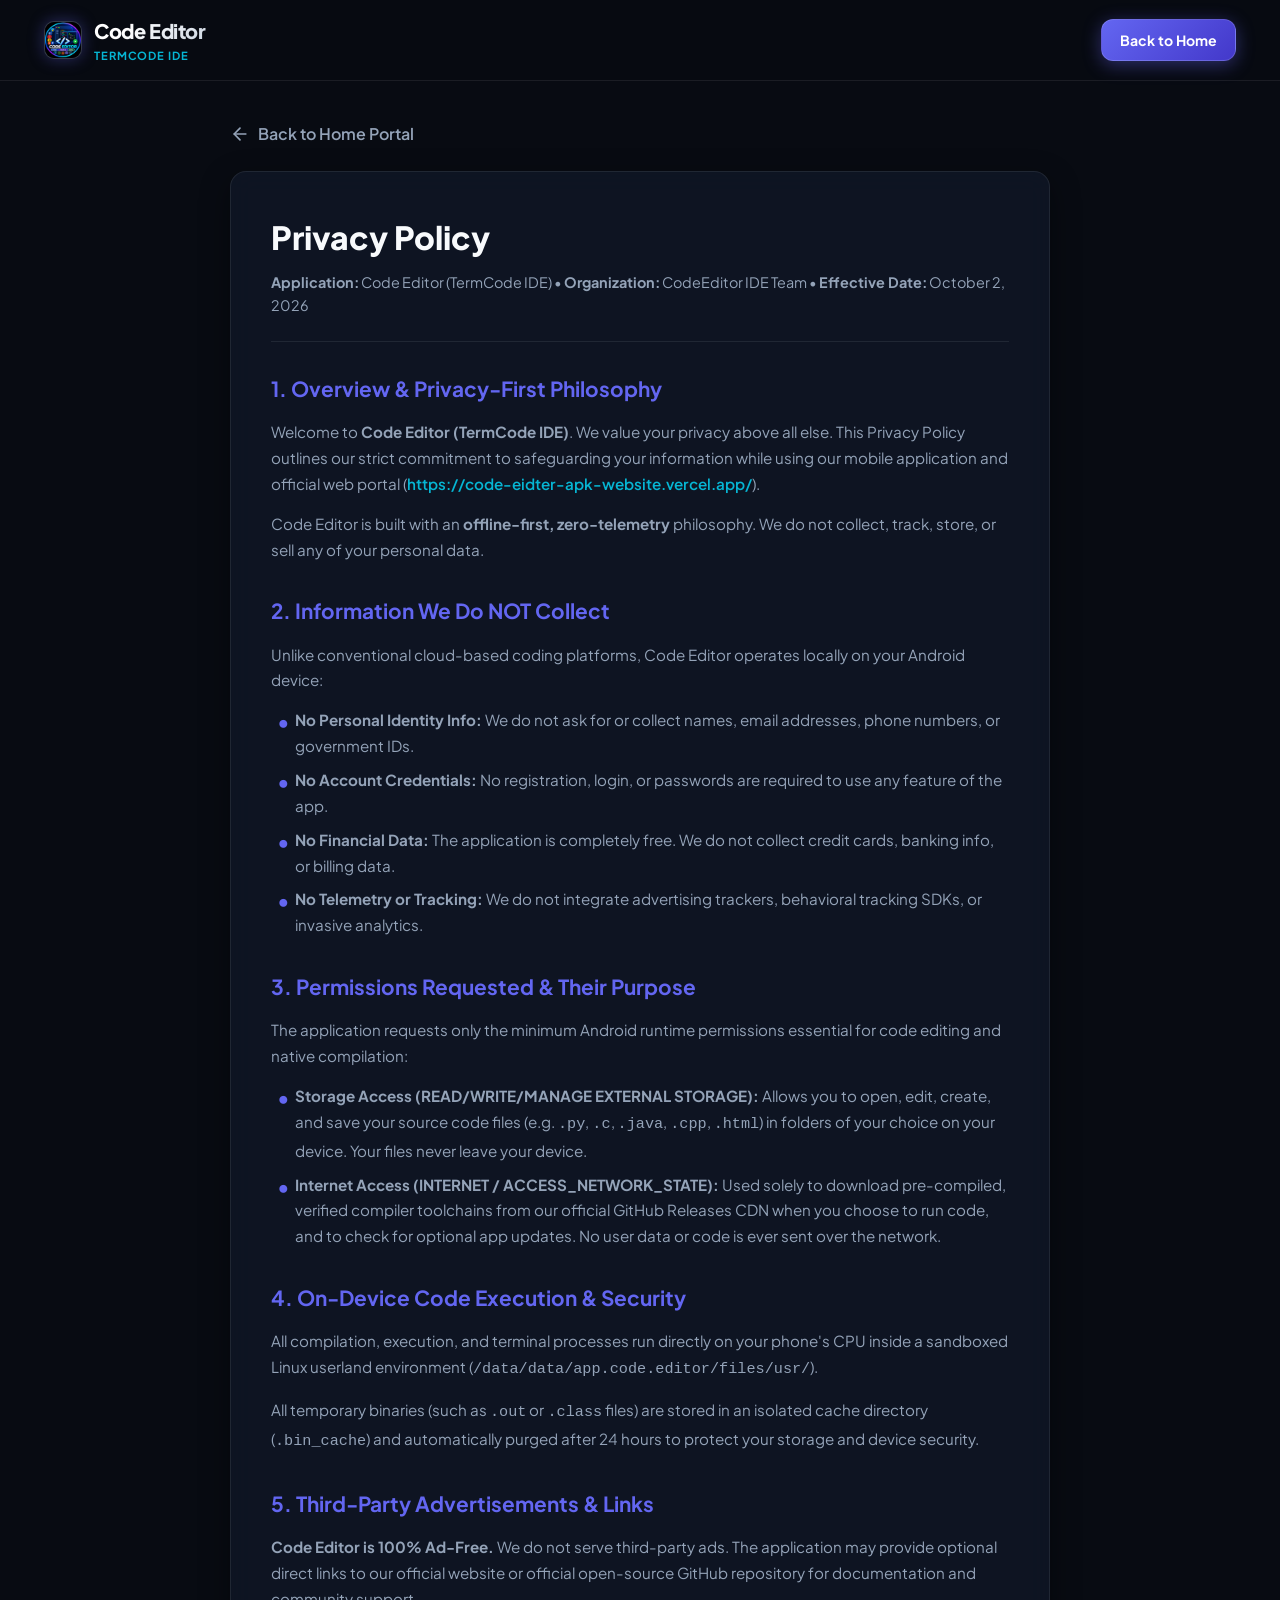
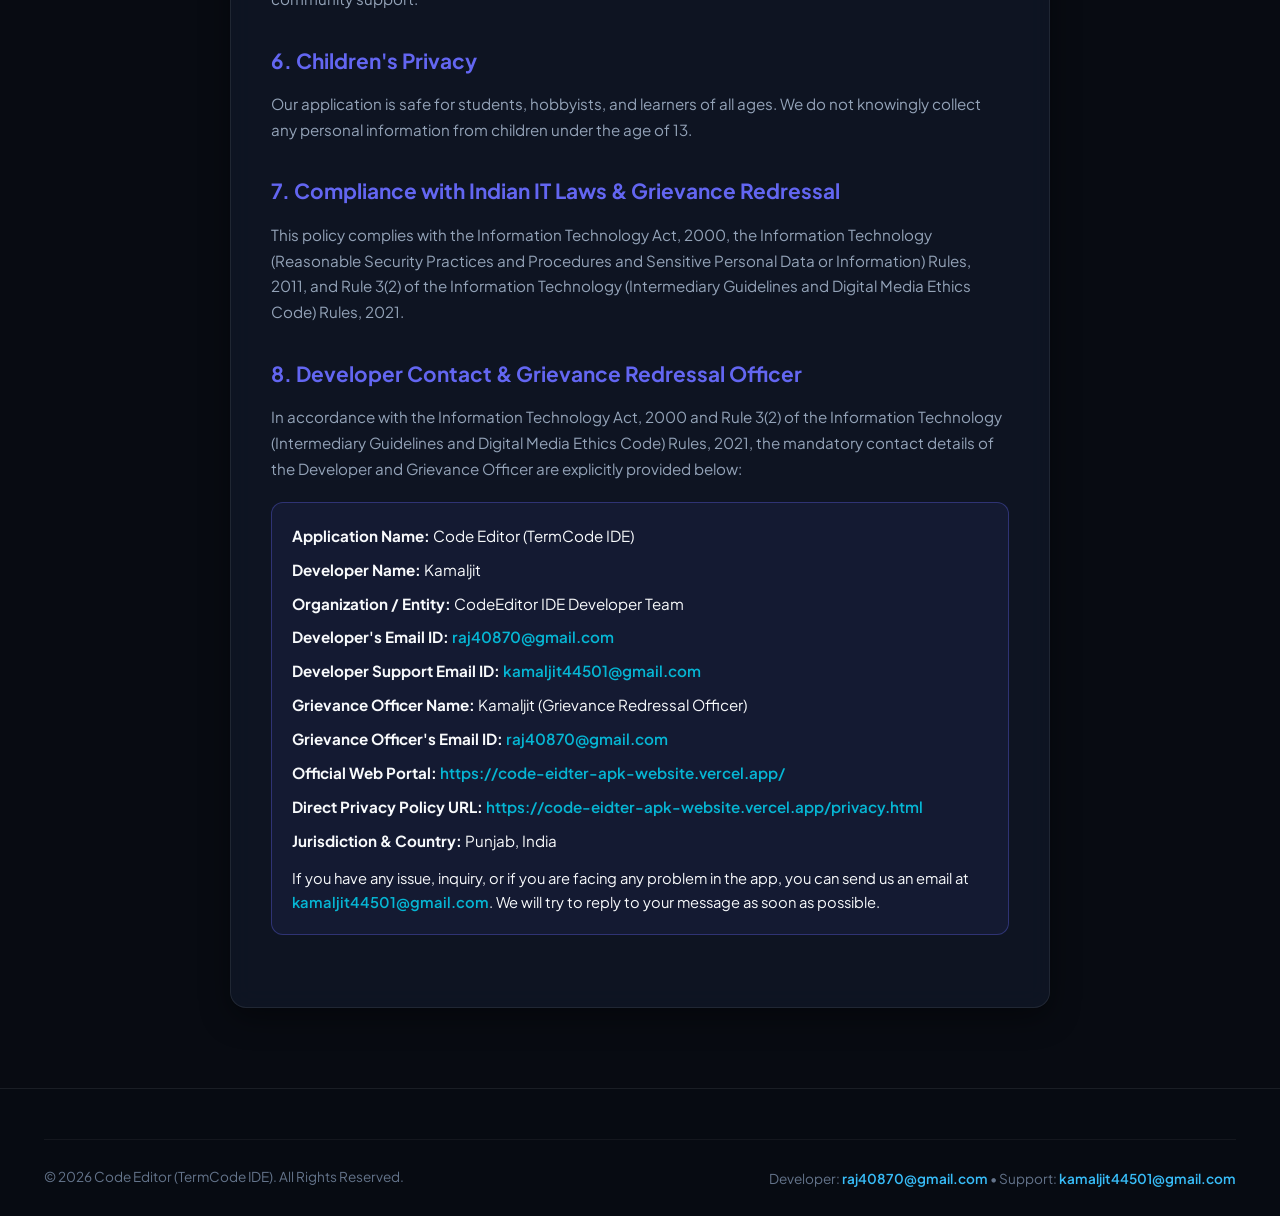
<file: privacy.html>
<!DOCTYPE html>
<html lang="en">
<head>
  <meta charset="UTF-8" />
  <meta name="viewport" content="width=device-width, initial-scale=1.0" />
  <title>Privacy Policy - Code Editor (TermCode IDE)</title>
  <meta name="description" content="Privacy Policy for Code Editor (TermCode IDE) Android application. Learn how we protect your privacy." />
  <link rel="canonical" href="https://code-eidter-apk-website.vercel.app/privacy" />
  <link rel="sitemap" type="application/xml" title="Sitemap" href="https://code-eidter-apk-website.vercel.app/sitemap.xml" />
  <link rel="icon" type="image/png" href="assets/images/logo.png" />
  <link rel="preconnect" href="https://fonts.googleapis.com" />
  <link rel="preconnect" href="https://fonts.gstatic.com" crossorigin />
  <link href="https://fonts.googleapis.com/css2?family=JetBrains+Mono:wght@400;600;700&family=Plus+Jakarta+Sans:wght@400;500;600;700;800&display=swap" rel="stylesheet" />
  <link rel="stylesheet" href="css/style.css" />
  <style>
    .policy-container {
      max-width: 860px;
      margin: 40px auto 80px;
      padding: 0 20px;
    }
    .policy-card {
      background: var(--bg-card);
      border: 1px solid var(--border-color);
      border-radius: 16px;
      padding: 40px;
      backdrop-filter: blur(12px);
      box-shadow: 0 10px 30px rgba(0, 0, 0, 0.4);
    }
    .policy-header {
      border-bottom: 1px solid var(--border-color);
      padding-bottom: 24px;
      margin-bottom: 30px;
    }
    .policy-title {
      font-size: 2rem;
      font-weight: 800;
      color: var(--text-main);
      margin-bottom: 8px;
    }
    .policy-meta {
      font-size: 0.9rem;
      color: var(--text-muted);
    }
    .policy-section {
      margin-bottom: 32px;
    }
    .policy-section h2 {
      font-size: 1.3rem;
      font-weight: 700;
      color: var(--primary);
      margin-bottom: 14px;
      display: flex;
      align-items: center;
      gap: 10px;
    }
    .policy-section p {
      color: var(--text-muted);
      line-height: 1.7;
      margin-bottom: 14px;
      font-size: 0.95rem;
    }
    .policy-section ul {
      list-style-type: none;
      padding-left: 0;
      margin-bottom: 14px;
    }
    .policy-section ul li {
      position: relative;
      padding-left: 24px;
      color: var(--text-muted);
      line-height: 1.7;
      margin-bottom: 8px;
      font-size: 0.95rem;
    }
    .policy-section ul li::before {
      content: "•";
      color: var(--primary);
      font-weight: bold;
      font-size: 1.2rem;
      position: absolute;
      left: 6px;
      top: -2px;
    }
    .contact-box {
      background: rgba(99, 102, 241, 0.08);
      border: 1px solid var(--border-glow);
      border-radius: 12px;
      padding: 20px;
      margin-top: 20px;
    }
    .contact-box p {
      margin: 0;
      color: var(--text-main);
    }
    .contact-link {
      color: var(--secondary);
      text-decoration: none;
      font-weight: 600;
    }
    .contact-link:hover {
      text-decoration: underline;
    }
    .back-btn {
      display: inline-flex;
      align-items: center;
      gap: 8px;
      color: var(--text-muted);
      text-decoration: none;
      font-weight: 600;
      margin-bottom: 24px;
      transition: color 0.2s;
    }
    .back-btn:hover {
      color: var(--text-main);
    }
  </style>
</head>
<body>
  <!-- Header -->
  <header class="header">
    <div class="container">
      <div class="nav-inner">
        <a href="index.html" class="brand">
          <img src="assets/images/logo.png" alt="Code Editor Logo" class="brand-logo-img" onerror="this.src='assets/images/logo-banner.jpg'" />
          <div class="brand-text">
            <span class="brand-title">Code Editor</span>
            <span class="brand-tag">TermCode IDE</span>
          </div>
        </a>

        <div class="nav-actions">
          <a href="index.html" class="btn-nav-primary">Back to Home</a>
        </div>
      </div>
    </div>
  </header>

  <div class="policy-container">
    <a href="index.html" class="back-btn">
      <svg width="20" height="20" viewBox="0 0 24 24" fill="none" stroke="currentColor" stroke-width="2" stroke-linecap="round" stroke-linejoin="round"><line x1="19" y1="12" x2="5" y2="12"></line><polyline points="12 19 5 12 12 5"></polyline></svg>
      Back to Home Portal
    </a>

    <div class="policy-card">
      <div class="policy-header">
        <h1 class="policy-title">Privacy Policy</h1>
        <div class="policy-meta">
          <strong>Application:</strong> Code Editor (TermCode IDE) &bull; 
          <strong>Organization:</strong> CodeEditor IDE Team &bull; 
          <strong>Effective Date:</strong> October 2, 2026
        </div>
      </div>

      <div class="policy-section">
        <h2>1. Overview &amp; Privacy-First Philosophy</h2>
        <p>
          Welcome to <strong>Code Editor (TermCode IDE)</strong>. We value your privacy above all else. This Privacy Policy outlines our strict commitment to safeguarding your information while using our mobile application and official web portal (<a href="https://code-eidter-apk-website.vercel.app/" class="contact-link">https://code-eidter-apk-website.vercel.app/</a>).
        </p>
        <p>
          Code Editor is built with an <strong>offline-first, zero-telemetry</strong> philosophy. We do not collect, track, store, or sell any of your personal data.
        </p>
      </div>

      <div class="policy-section">
        <h2>2. Information We Do NOT Collect</h2>
        <p>
          Unlike conventional cloud-based coding platforms, Code Editor operates locally on your Android device:
        </p>
        <ul>
          <li><strong>No Personal Identity Info:</strong> We do not ask for or collect names, email addresses, phone numbers, or government IDs.</li>
          <li><strong>No Account Credentials:</strong> No registration, login, or passwords are required to use any feature of the app.</li>
          <li><strong>No Financial Data:</strong> The application is completely free. We do not collect credit cards, banking info, or billing data.</li>
          <li><strong>No Telemetry or Tracking:</strong> We do not integrate advertising trackers, behavioral tracking SDKs, or invasive analytics.</li>
        </ul>
      </div>

      <div class="policy-section">
        <h2>3. Permissions Requested &amp; Their Purpose</h2>
        <p>
          The application requests only the minimum Android runtime permissions essential for code editing and native compilation:
        </p>
        <ul>
          <li>
            <strong>Storage Access (READ/WRITE/MANAGE EXTERNAL STORAGE):</strong> 
            Allows you to open, edit, create, and save your source code files (e.g. <code>.py</code>, <code>.c</code>, <code>.java</code>, <code>.cpp</code>, <code>.html</code>) in folders of your choice on your device. Your files never leave your device.
          </li>
          <li>
            <strong>Internet Access (INTERNET / ACCESS_NETWORK_STATE):</strong> 
            Used solely to download pre-compiled, verified compiler toolchains from our official GitHub Releases CDN when you choose to run code, and to check for optional app updates. No user data or code is ever sent over the network.
          </li>
        </ul>
      </div>

      <div class="policy-section">
        <h2>4. On-Device Code Execution &amp; Security</h2>
        <p>
          All compilation, execution, and terminal processes run directly on your phone's CPU inside a sandboxed Linux userland environment (<code>/data/data/app.code.editor/files/usr/</code>).
        </p>
        <p>
          All temporary binaries (such as <code>.out</code> or <code>.class</code> files) are stored in an isolated cache directory (<code>.bin_cache</code>) and automatically purged after 24 hours to protect your storage and device security.
        </p>
      </div>

      <div class="policy-section">
        <h2>5. Third-Party Advertisements &amp; Links</h2>
        <p>
          <strong>Code Editor is 100% Ad-Free.</strong> We do not serve third-party ads. The application may provide optional direct links to our official website or official open-source GitHub repository for documentation and community support.
        </p>
      </div>

      <div class="policy-section">
        <h2>6. Children's Privacy</h2>
        <p>
          Our application is safe for students, hobbyists, and learners of all ages. We do not knowingly collect any personal information from children under the age of 13.
        </p>
      </div>

      <div class="policy-section">
        <h2>7. Compliance with Indian IT Laws &amp; Grievance Redressal</h2>
        <p>
          This policy complies with the Information Technology Act, 2000, the Information Technology (Reasonable Security Practices and Procedures and Sensitive Personal Data or Information) Rules, 2011, and Rule 3(2) of the Information Technology (Intermediary Guidelines and Digital Media Ethics Code) Rules, 2021.
        </p>
      </div>

      <div class="policy-section">
        <h2>8. Developer Contact &amp; Grievance Redressal Officer</h2>
        <p>
          In accordance with the Information Technology Act, 2000 and Rule 3(2) of the Information Technology (Intermediary Guidelines and Digital Media Ethics Code) Rules, 2021, the mandatory contact details of the Developer and Grievance Officer are explicitly provided below:
        </p>
        <div class="contact-box">
          <p style="margin-bottom: 8px;"><strong>Application Name:</strong> Code Editor (TermCode IDE)</p>
          <p style="margin-bottom: 8px;"><strong>Developer Name:</strong> Kamaljit</p>
          <p style="margin-bottom: 8px;"><strong>Organization / Entity:</strong> CodeEditor IDE Developer Team</p>
          <p style="margin-bottom: 8px;"><strong>Developer's Email ID:</strong> <a href="mailto:raj40870@gmail.com" class="contact-link">raj40870@gmail.com</a></p>
          <p style="margin-bottom: 8px;"><strong>Developer Support Email ID:</strong> <a href="mailto:kamaljit44501@gmail.com" class="contact-link">kamaljit44501@gmail.com</a></p>
          <p style="margin-bottom: 8px;"><strong>Grievance Officer Name:</strong> Kamaljit (Grievance Redressal Officer)</p>
          <p style="margin-bottom: 8px;"><strong>Grievance Officer's Email ID:</strong> <a href="mailto:raj40870@gmail.com" class="contact-link">raj40870@gmail.com</a></p>
          <p style="margin-bottom: 8px;"><strong>Official Web Portal:</strong> <a href="https://code-eidter-apk-website.vercel.app/" class="contact-link">https://code-eidter-apk-website.vercel.app/</a></p>
          <p style="margin-bottom: 8px;"><strong>Direct Privacy Policy URL:</strong> <a href="https://code-eidter-apk-website.vercel.app/privacy.html" class="contact-link">https://code-eidter-apk-website.vercel.app/privacy.html</a></p>
          <p style="margin-bottom: 8px;"><strong>Jurisdiction &amp; Country:</strong> Punjab, India</p>
          <p style="font-size: 0.92rem; color: var(--text-main); margin-top: 14px; line-height: 1.6;">If you have any issue, inquiry, or if you are facing any problem in the app, you can send us an email at <a href="mailto:kamaljit44501@gmail.com" class="contact-link">kamaljit44501@gmail.com</a>. We will try to reply to your message as soon as possible.</p>
        </div>
      </div>
    </div>
  </div>

  <!-- Footer -->
  <footer class="footer">
    <div class="container">
      <div class="footer-bottom">
        <div>&copy; 2026 Code Editor (TermCode IDE). All Rights Reserved.</div>
        <div style="font-size: 0.85rem; color: var(--text-dim); margin-top: 4px;">Developer: <a href="mailto:raj40870@gmail.com" class="footer-support-link">raj40870@gmail.com</a> &bull; Support: <a href="mailto:kamaljit44501@gmail.com" class="footer-support-link">kamaljit44501@gmail.com</a></div>
      </div>
    </div>
  </footer>
</body>
</html>
</file>
<file: css/style.css>
:root {
  --bg-dark: #080b12;
  --bg-card: rgba(16, 24, 40, 0.75);
  --bg-card-hover: rgba(26, 38, 64, 0.85);
  --border-color: rgba(255, 255, 255, 0.08);
  --border-glow: rgba(99, 102, 241, 0.35);
  --primary: #6366f1;
  --primary-hover: #4f46e5;
  --primary-glow: rgba(99, 102, 241, 0.4);
  --secondary: #06b6d4;
  --accent-green: #10b981;
  --accent-orange: #f59e0b;
  --accent-red: #ff0055;
  --text-main: #f8fafc;
  --text-muted: #94a3b8;
  --text-dim: #64748b;
  --font-sans: 'Plus Jakarta Sans', -apple-system, BlinkMacSystemFont, 'Segoe UI', Roboto, sans-serif;
  --font-mono: 'JetBrains Mono', monospace;
}

* {
  box-sizing: border-box;
  margin: 0;
  padding: 0;
}

html {
  scroll-behavior: smooth;
}

body {
  background-color: var(--bg-dark);
  color: var(--text-main);
  font-family: var(--font-sans);
  line-height: 1.6;
  overflow-x: hidden;
  min-height: 100vh;
  position: relative;
}

/* Ambient Background Glow */
.ambient-bg {
  position: fixed;
  top: 0;
  left: 0;
  width: 100vw;
  height: 100vh;
  pointer-events: none;
  z-index: 0;
  overflow: hidden;
}

.orb {
  position: absolute;
  border-radius: 50%;
  filter: blur(140px);
  opacity: 0.22;
  animation: floatOrb 22s infinite ease-in-out alternate;
}

.orb-1 {
  width: 650px;
  height: 650px;
  background: #4f46e5;
  top: -150px;
  left: -150px;
}

.orb-2 {
  width: 550px;
  height: 550px;
  background: #06b6d4;
  top: 45%;
  right: -100px;
  animation-delay: -6s;
}

.orb-3 {
  width: 600px;
  height: 600px;
  background: #8b5cf6;
  bottom: -150px;
  left: 25%;
  animation-delay: -12s;
}

@keyframes floatOrb {
  0% { transform: translate(0, 0) scale(1); }
  100% { transform: translate(70px, 50px) scale(1.1); }
}

.container {
  max-width: 1240px;
  margin: 0 auto;
  padding: 0 24px;
  position: relative;
  z-index: 1;
}

/* Navbar */
header {
  position: sticky;
  top: 0;
  z-index: 100;
  backdrop-filter: blur(20px);
  -webkit-backdrop-filter: blur(20px);
  background: rgba(8, 11, 18, 0.8);
  border-bottom: 1px solid var(--border-color);
  transition: all 0.3s ease;
}

.nav-inner {
  display: flex;
  align-items: center;
  justify-content: space-between;
  gap: 16px;
  height: 80px;
}

.brand {
  display: flex;
  align-items: center;
  gap: 12px;
  text-decoration: none;
  color: inherit;
  flex-shrink: 0;
}

.brand-logo-img {
  width: 38px;
  height: 38px;
  border-radius: 10px;
  box-shadow: 0 0 16px rgba(99, 102, 241, 0.35);
  border: 1px solid rgba(255, 255, 255, 0.15);
  background: #111827;
  object-fit: contain;
}

.brand-text {
  display: flex;
  flex-direction: column;
}

.brand-title {
  font-size: 1.25rem;
  font-weight: 800;
  letter-spacing: -0.02em;
  background: linear-gradient(135deg, #ffffff 30%, #cbd5e1 100%);
  -webkit-background-clip: text;
  -webkit-text-fill-color: transparent;
}

.brand-tag {
  font-size: 0.70rem;
  font-weight: 700;
  color: var(--secondary);
  letter-spacing: 0.08em;
  text-transform: uppercase;
}

.nav-links {
  display: flex;
  align-items: center;
  gap: clamp(12px, 1.8vw, 24px);
  list-style: none;
  margin: 0;
  padding: 0;
  flex-shrink: 1;
}

.nav-links li {
  flex-shrink: 0;
}

.nav-links a {
  color: var(--text-muted);
  text-decoration: none;
  font-size: 0.92rem;
  font-weight: 500;
  white-space: nowrap;
  transition: color 0.2s ease;
}

.nav-links a:hover {
  color: #ffffff;
}

.nav-actions {
  display: flex;
  align-items: center;
  flex-shrink: 0;
}

.btn-nav-primary {
  display: inline-flex;
  align-items: center;
  gap: 8px;
  padding: 9px 18px;
  border-radius: 12px;
  font-size: 0.88rem;
  font-weight: 700;
  text-decoration: none;
  white-space: nowrap;
  background: linear-gradient(135deg, var(--primary) 0%, #4338ca 100%);
  color: #ffffff;
  box-shadow: 0 4px 18px var(--primary-glow);
  border: 1px solid rgba(255, 255, 255, 0.15);
  transition: all 0.25s ease;
}

.btn-nav-primary:hover {
  transform: translateY(-2px);
  box-shadow: 0 6px 24px var(--primary-glow);
}

/* Hero Section */
.hero {
  padding: 70px 0 50px;
  text-align: center;
  position: relative;
}

.hero-icon-wrapper {
  display: flex;
  justify-content: center;
  margin-bottom: 20px;
}

.hero-app-icon {
  width: 96px;
  height: 96px;
  border-radius: 22px;
  border: 1px solid rgba(255, 255, 255, 0.2);
  box-shadow: 0 10px 25px rgba(99, 102, 241, 0.4), 0 0 20px rgba(6, 182, 212, 0.25);
  object-fit: cover;
  background: #0f172a;
  transition: transform 0.3s ease;
}

.hero-app-icon:hover {
  transform: translateY(-3px) scale(1.04);
  box-shadow: 0 14px 35px rgba(99, 102, 241, 0.55);
}

.badge-pill {
  display: inline-flex;
  align-items: center;
  gap: 8px;
  padding: 6px 18px;
  background: rgba(99, 102, 241, 0.12);
  border: 1px solid rgba(99, 102, 241, 0.35);
  border-radius: 100px;
  font-size: 0.84rem;
  font-weight: 600;
  color: #a5b4fc;
  margin-bottom: 24px;
  backdrop-filter: blur(8px);
}

.badge-dot {
  width: 8px;
  height: 8px;
  border-radius: 50%;
  background: var(--accent-green);
  box-shadow: 0 0 12px var(--accent-green);
  animation: pulse 2s infinite;
}

@keyframes pulse {
  0%, 100% { opacity: 1; }
  50% { opacity: 0.4; }
}

.hero-title {
  font-size: clamp(2.4rem, 5.2vw, 4.4rem);
  font-weight: 800;
  line-height: 1.15;
  letter-spacing: -0.035em;
  margin-bottom: 22px;
  max-width: 980px;
  margin-left: auto;
  margin-right: auto;
}

.hero-title .gradient-text {
  background: linear-gradient(135deg, #38bdf8 0%, #818cf8 50%, #c084fc 100%);
  -webkit-background-clip: text;
  -webkit-text-fill-color: transparent;
}

.hero-desc {
  font-size: clamp(1.05rem, 2vw, 1.25rem);
  color: var(--text-muted);
  max-width: 820px;
  margin: 0 auto 38px;
  font-weight: 400;
  line-height: 1.65;
}

.hero-cta {
  display: flex;
  flex-wrap: wrap;
  justify-content: center;
  gap: 16px;
  margin-bottom: 40px;
}

.btn-main {
  display: inline-flex;
  align-items: center;
  justify-content: center;
  gap: 10px;
  padding: 16px 34px;
  border-radius: 14px;
  font-size: 1.05rem;
  font-weight: 700;
  text-decoration: none;
  cursor: pointer;
  transition: all 0.25s cubic-bezier(0.4, 0, 0.2, 1);
}

.btn-download-hero {
  background: linear-gradient(135deg, #4f46e5 0%, #7c3aed 100%);
  color: #ffffff;
  box-shadow: 0 10px 30px rgba(99, 102, 241, 0.5), inset 0 1px 1px rgba(255, 255, 255, 0.3);
  border: 1px solid rgba(255, 255, 255, 0.2);
}

.btn-download-hero:hover {
  transform: translateY(-2px);
  box-shadow: 0 14px 40px rgba(99, 102, 241, 0.65);
}

.btn-direct-hero {
  background: linear-gradient(135deg, #10b981 0%, #059669 100%);
  color: #ffffff;
  box-shadow: 0 10px 30px rgba(16, 185, 129, 0.5), inset 0 1px 1px rgba(255, 255, 255, 0.3);
  border: 1px solid rgba(255, 255, 255, 0.2);
}

.btn-direct-hero:hover {
  transform: translateY(-2px);
  box-shadow: 0 14px 40px rgba(16, 185, 129, 0.65);
}

.btn-secondary-hero {
  background: rgba(255, 255, 255, 0.05);
  color: var(--text-main);
  border: 1px solid var(--border-color);
  backdrop-filter: blur(10px);
}

.btn-secondary-hero:hover {
  background: rgba(255, 255, 255, 0.1);
  border-color: rgba(255, 255, 255, 0.2);
  transform: translateY(-2px);
}

/* Key Specs Highlights Row */
.specs-row {
  display: grid;
  grid-template-columns: repeat(auto-fit, minmax(210px, 1fr));
  gap: 16px;
  max-width: 960px;
  margin: 0 auto 30px;
}

.spec-item {
  background: var(--bg-card);
  border: 1px solid var(--border-color);
  border-radius: 16px;
  padding: 16px 20px;
  backdrop-filter: blur(12px);
  text-align: left;
  display: flex;
  align-items: center;
  gap: 14px;
  transition: border-color 0.2s, transform 0.2s;
}

.spec-item:hover {
  border-color: var(--border-glow);
  transform: translateY(-2px);
}

.spec-icon {
  width: 40px;
  height: 40px;
  border-radius: 10px;
  display: flex;
  align-items: center;
  justify-content: center;
  font-size: 1.25rem;
  background: rgba(99, 102, 241, 0.12);
  color: var(--primary);
  flex-shrink: 0;
}

.spec-title {
  font-size: 0.92rem;
  font-weight: 700;
  color: #ffffff;
  line-height: 1.2;
}

.spec-sub {
  font-size: 0.76rem;
  color: var(--text-muted);
}

/* Download Portal Card */
.download-portal {
  margin: 60px 0;
  background: linear-gradient(145deg, rgba(20, 27, 43, 0.85) 0%, rgba(12, 17, 28, 0.95) 100%);
  border: 1px solid rgba(99, 102, 241, 0.3);
  border-radius: 28px;
  padding: 44px;
  position: relative;
  overflow: hidden;
  box-shadow: 0 24px 60px rgba(0, 0, 0, 0.5);
}

.portal-grid {
  display: grid;
  grid-template-columns: 1fr 340px;
  gap: 36px;
  align-items: center;
  position: relative;
  z-index: 1;
}

.portal-tag {
  display: inline-block;
  font-size: 0.82rem;
  font-weight: 700;
  text-transform: uppercase;
  letter-spacing: 0.08em;
  color: var(--secondary);
  margin-bottom: 12px;
}

.portal-title {
  font-size: 2.2rem;
  font-weight: 800;
  letter-spacing: -0.02em;
  margin-bottom: 14px;
}

.portal-desc {
  color: var(--text-muted);
  font-size: 1.02rem;
  margin-bottom: 24px;
  max-width: 620px;
}

.meta-pills {
  display: flex;
  flex-wrap: wrap;
  gap: 12px;
  margin-bottom: 28px;
}

.meta-pill {
  background: rgba(255, 255, 255, 0.05);
  border: 1px solid rgba(255, 255, 255, 0.1);
  padding: 6px 14px;
  border-radius: 8px;
  font-size: 0.84rem;
  font-family: var(--font-mono);
  color: #cbd5e1;
  display: flex;
  align-items: center;
  gap: 6px;
}

.meta-pill strong {
  color: #ffffff;
}

.btn-big-download {
  background: linear-gradient(135deg, #10b981 0%, #059669 100%);
  color: #ffffff;
  padding: 16px 36px;
  border-radius: 14px;
  font-size: 1.12rem;
  font-weight: 800;
  display: inline-flex;
  align-items: center;
  gap: 12px;
  text-decoration: none;
  box-shadow: 0 10px 25px rgba(16, 185, 129, 0.4);
  transition: all 0.25s ease;
}

.btn-big-download:hover {
  transform: translateY(-2px);
  box-shadow: 0 14px 35px rgba(16, 185, 129, 0.55);
}

.btn-store-alt {
  background: linear-gradient(135deg, #4f46e5 0%, #7c3aed 100%);
  box-shadow: 0 10px 25px rgba(99, 102, 241, 0.4);
}

.btn-store-alt:hover {
  box-shadow: 0 14px 35px rgba(99, 102, 241, 0.55);
}

.qr-card {
  background: rgba(13, 18, 29, 0.9);
  border: 1px solid rgba(255, 255, 255, 0.1);
  border-radius: 20px;
  padding: 24px;
  text-align: center;
  box-shadow: 0 10px 30px rgba(0,0,0,0.4);
}

.qr-box {
  width: 190px;
  height: 190px;
  background: #ffffff;
  border-radius: 14px;
  margin: 0 auto 16px;
  padding: 10px;
  display: flex;
  align-items: center;
  justify-content: center;
}

.qr-box svg {
  width: 100%;
  height: 100%;
}

.qr-label {
  font-size: 0.9rem;
  font-weight: 700;
  color: #ffffff;
  margin-bottom: 4px;
}

.qr-hint {
  font-size: 0.78rem;
  color: var(--text-dim);
}

/* Section Headings */
.section-head {
  text-align: center;
  margin: 80px 0 50px;
}

.section-eyebrow {
  font-size: 0.84rem;
  font-weight: 700;
  text-transform: uppercase;
  letter-spacing: 0.08em;
  color: var(--primary);
  margin-bottom: 10px;
}

.section-title {
  font-size: clamp(2.1rem, 3.8vw, 2.9rem);
  font-weight: 800;
  letter-spacing: -0.025em;
  margin-bottom: 14px;
}

.section-desc {
  color: var(--text-muted);
  font-size: 1.08rem;
  max-width: 700px;
  margin: 0 auto;
}

/* STEP-BY-STEP VISUAL SETUP GUIDELINES */
.visual-guide-container {
  display: flex;
  flex-direction: column;
  gap: 48px;
  max-width: 1100px;
  margin: 0 auto 80px;
}

.visual-step-card {
  background: var(--bg-card);
  border: 1px solid var(--border-color);
  border-radius: 28px;
  padding: 38px;
  backdrop-filter: blur(14px);
  display: grid;
  grid-template-columns: 1fr 340px;
  gap: 36px;
  align-items: center;
  transition: all 0.3s ease;
  position: relative;
}

.visual-step-card:hover {
  border-color: var(--border-glow);
  box-shadow: 0 16px 40px rgba(0, 0, 0, 0.4);
}

.visual-step-card.reverse {
  grid-template-columns: 340px 1fr;
}

.visual-step-card.reverse .step-img-col {
  order: 1;
}

.visual-step-card.reverse .step-info-col {
  order: 2;
}

.step-badge {
  display: inline-flex;
  align-items: center;
  gap: 8px;
  font-size: 0.84rem;
  font-weight: 700;
  color: #ff4d88;
  background: rgba(255, 0, 85, 0.12);
  border: 1px solid rgba(255, 0, 85, 0.3);
  padding: 6px 14px;
  border-radius: 8px;
  margin-bottom: 16px;
}

.step-title {
  font-size: 1.65rem;
  font-weight: 800;
  color: #ffffff;
  margin-bottom: 14px;
  line-height: 1.25;
}

.step-desc {
  color: var(--text-muted);
  font-size: 1rem;
  line-height: 1.65;
  margin-bottom: 20px;
}

.action-checklist {
  list-style: none;
  display: flex;
  flex-direction: column;
  gap: 12px;
  margin-bottom: 24px;
}

.action-checklist li {
  display: flex;
  align-items: flex-start;
  gap: 12px;
  font-size: 0.94rem;
  color: #e2e8f0;
  line-height: 1.5;
}

.check-icon {
  width: 22px;
  height: 22px;
  border-radius: 6px;
  background: rgba(16, 185, 129, 0.2);
  color: #34d399;
  display: flex;
  align-items: center;
  justify-content: center;
  flex-shrink: 0;
  font-size: 0.85rem;
  font-weight: 700;
  margin-top: 2px;
}

.code-cmd-box {
  background: rgba(0, 0, 0, 0.55);
  border: 1px solid rgba(255, 255, 255, 0.08);
  border-radius: 12px;
  padding: 12px 18px;
  font-family: var(--font-mono);
  font-size: 0.85rem;
  color: #38bdf8;
  overflow-x: auto;
}

.code-cmd-box .prompt {
  color: var(--text-dim);
  margin-right: 8px;
}

/* Mobile Screenshot Frame */
.mobile-frame {
  background: #080c14;
  border: 2px solid rgba(255, 255, 255, 0.12);
  border-radius: 28px;
  overflow: hidden;
  box-shadow: 0 16px 40px rgba(0, 0, 0, 0.55);
  position: relative;
  cursor: pointer;
  transition: transform 0.3s ease, border-color 0.3s ease, box-shadow 0.3s ease;
  max-height: 520px;
  display: flex;
  align-items: center;
  justify-content: center;
  padding: 4px;
}

.mobile-frame:hover {
  transform: scale(1.02);
  border-color: rgba(255, 0, 85, 0.6);
  box-shadow: 0 20px 50px rgba(255, 0, 85, 0.3);
}

.mobile-frame:focus-visible {
  outline: 3px solid #00f2fe;
  outline-offset: 4px;
  transform: scale(1.02);
  border-color: rgba(0, 242, 254, 0.85);
  box-shadow: 0 0 25px rgba(0, 242, 254, 0.45);
}

.mobile-frame img {
  width: 100%;
  height: auto;
  max-height: 512px;
  object-fit: contain;
  display: block;
  border-radius: 24px;
}

.zoom-hint {
  position: absolute;
  bottom: 12px;
  right: 12px;
  background: rgba(0, 0, 0, 0.75);
  color: #ffffff;
  padding: 4px 10px;
  border-radius: 8px;
  font-size: 0.75rem;
  font-weight: 600;
  backdrop-filter: blur(6px);
  pointer-events: none;
}

/* 15 Languages Grid */
.lang-grid {
  display: grid;
  grid-template-columns: repeat(auto-fill, minmax(280px, 1fr));
  gap: 20px;
  margin-bottom: 80px;
}

.lang-card {
  background: var(--bg-card);
  border: 1px solid var(--border-color);
  border-radius: 20px;
  padding: 24px;
  backdrop-filter: blur(14px);
  transition: all 0.3s ease;
  display: flex;
  flex-direction: column;
  justify-content: space-between;
}

.lang-card:hover {
  transform: translateY(-4px);
  border-color: var(--border-glow);
  background: var(--bg-card-hover);
}

.lang-card-header {
  display: flex;
  align-items: center;
  justify-content: space-between;
  margin-bottom: 14px;
}

.lang-icon-wrap {
  width: 46px;
  height: 46px;
  border-radius: 12px;
  display: flex;
  align-items: center;
  justify-content: center;
  font-size: 1.4rem;
  font-weight: 700;
  background: rgba(255, 255, 255, 0.05);
  border: 1px solid rgba(255, 255, 255, 0.08);
}

.lang-badge {
  font-size: 0.74rem;
  font-weight: 700;
  padding: 4px 10px;
  border-radius: 6px;
  font-family: var(--font-mono);
  background: rgba(255, 255, 255, 0.06);
  color: var(--text-muted);
}

.lang-name {
  font-size: 1.2rem;
  font-weight: 700;
  margin-bottom: 6px;
  color: #ffffff;
}

.lang-desc {
  font-size: 0.88rem;
  color: var(--text-muted);
  margin-bottom: 16px;
  line-height: 1.5;
}

.lang-cmd-box {
  background: rgba(0, 0, 0, 0.4);
  border: 1px solid rgba(255, 255, 255, 0.06);
  border-radius: 10px;
  padding: 10px 14px;
  font-family: var(--font-mono);
  font-size: 0.78rem;
  color: #a5b4fc;
}

/* Lightbox Modal (Accessible & Smooth Animated) */
.lightbox-modal {
  display: flex;
  opacity: 0;
  visibility: hidden;
  pointer-events: none;
  position: fixed;
  top: 0;
  left: 0;
  width: 100vw;
  height: 100vh;
  background: rgba(0, 0, 0, 0.94);
  z-index: 1000;
  align-items: center;
  justify-content: center;
  backdrop-filter: blur(14px);
  -webkit-backdrop-filter: blur(14px);
  padding: 24px;
  transition: opacity 0.28s cubic-bezier(0.16, 1, 0.3, 1), visibility 0.28s cubic-bezier(0.16, 1, 0.3, 1);
}

.lightbox-modal.active {
  opacity: 1;
  visibility: visible;
  pointer-events: auto;
}

.lightbox-img {
  max-width: 90vw;
  max-height: 90vh;
  border-radius: 16px;
  box-shadow: 0 0 60px rgba(0, 0, 0, 0.85);
  border: 1px solid rgba(255, 255, 255, 0.2);
  transform: scale(0.94);
  transition: transform 0.28s cubic-bezier(0.16, 1, 0.3, 1);
}

.lightbox-modal.active .lightbox-img {
  transform: scale(1);
}

.lightbox-close {
  position: absolute;
  top: 24px;
  right: 32px;
  width: 48px;
  height: 48px;
  border-radius: 50%;
  background: rgba(255, 255, 255, 0.12);
  border: 1px solid rgba(255, 255, 255, 0.25);
  color: #ffffff;
  font-size: 2rem;
  line-height: 1;
  display: flex;
  align-items: center;
  justify-content: center;
  cursor: pointer;
  transition: all 0.2s ease;
  z-index: 1001;
}

.lightbox-close:hover,
.lightbox-close:focus-visible {
  background: rgba(255, 0, 85, 0.85);
  border-color: rgba(255, 0, 85, 1);
  transform: scale(1.08) rotate(90deg);
  outline: none;
  box-shadow: 0 0 20px rgba(255, 0, 85, 0.5);
}

/* Ecosystem Developer Tools Showcase in Footer */
.ecosystem-tools-section {
  background: linear-gradient(135deg, rgba(15, 23, 42, 0.82) 0%, rgba(8, 12, 20, 0.94) 100%);
  border: 1px solid rgba(255, 255, 255, 0.1);
  border-radius: 24px;
  padding: 38px 36px;
  margin-bottom: 48px;
  backdrop-filter: blur(16px);
  -webkit-backdrop-filter: blur(16px);
  box-shadow: 0 20px 50px rgba(0, 0, 0, 0.45);
  position: relative;
  overflow: hidden;
}

.ecosystem-tools-section::before {
  content: "";
  position: absolute;
  top: -80px;
  right: -80px;
  width: 260px;
  height: 260px;
  background: radial-gradient(circle, rgba(0, 242, 254, 0.12) 0%, transparent 70%);
  pointer-events: none;
}

.ecosystem-header {
  text-align: center;
  max-width: 680px;
  margin: 0 auto 32px;
}

.ecosystem-title {
  font-size: 1.75rem;
  font-weight: 800;
  color: #ffffff;
  margin: 12px 0 8px;
  letter-spacing: -0.02em;
}

.ecosystem-subtitle {
  color: var(--text-muted);
  font-size: 0.96rem;
  line-height: 1.6;
}

.ecosystem-grid {
  display: grid;
  grid-template-columns: repeat(2, 1fr);
  gap: 24px;
}

.ecosystem-card {
  display: flex;
  flex-direction: column;
  justify-content: space-between;
  background: rgba(30, 41, 59, 0.5);
  border: 1px solid rgba(255, 255, 255, 0.08);
  border-radius: 20px;
  padding: 26px;
  text-decoration: none;
  transition: all 0.3s cubic-bezier(0.16, 1, 0.3, 1);
  position: relative;
  overflow: hidden;
}

.ecosystem-card::before {
  content: "";
  position: absolute;
  top: 0;
  left: 0;
  right: 0;
  height: 2px;
  background: linear-gradient(90deg, transparent, rgba(0, 242, 254, 0.7), transparent);
  opacity: 0;
  transition: opacity 0.3s ease;
}

.ecosystem-card:hover {
  transform: translateY(-4px);
  background: rgba(30, 41, 59, 0.85);
  border-color: rgba(0, 242, 254, 0.45);
  box-shadow: 0 16px 40px rgba(0, 242, 254, 0.15);
}

.ecosystem-card:hover::before {
  opacity: 1;
}

.ecosystem-card:focus-visible {
  outline: 3px solid var(--secondary);
  outline-offset: 3px;
  border-color: var(--secondary);
}

.ecosystem-card-header {
  display: flex;
  align-items: center;
  justify-content: space-between;
  margin-bottom: 16px;
}

.ecosystem-icon {
  width: 48px;
  height: 48px;
  border-radius: 14px;
  display: flex;
  align-items: center;
  justify-content: center;
  font-size: 1.5rem;
  border: 1px solid;
}

.ecosystem-badge {
  font-size: 0.74rem;
  font-weight: 700;
  padding: 4px 12px;
  border-radius: 999px;
  text-transform: uppercase;
  letter-spacing: 0.04em;
}

.ecosystem-tool-name {
  font-size: 1.22rem;
  font-weight: 700;
  color: #ffffff;
  margin-bottom: 10px;
  display: flex;
  align-items: center;
  gap: 6px;
}

.ext-arrow {
  font-size: 1.05rem;
  color: var(--secondary);
  transition: transform 0.2s ease;
}

.ecosystem-card:hover .ext-arrow {
  transform: translate(3px, -3px);
}

.ecosystem-tool-desc {
  font-size: 0.9rem;
  color: var(--text-muted);
  line-height: 1.6;
  margin-bottom: 22px;
  flex-grow: 1;
}

.ecosystem-link-cta {
  display: inline-flex;
  align-items: center;
  gap: 8px;
  font-size: 0.88rem;
  font-weight: 600;
  color: var(--secondary);
  border-top: 1px solid rgba(255, 255, 255, 0.08);
  padding-top: 16px;
  transition: color 0.2s ease;
}

.ecosystem-card:hover .ecosystem-link-cta {
  color: #7dd3fc;
}

/* Footer */
footer {
  border-top: 1px solid var(--border-color);
  padding: 50px 0 30px;
  background: rgba(8, 11, 18, 0.95);
  position: relative;
  z-index: 1;
}

/* Official Help & Support Box */
.footer-support-box {
  background: linear-gradient(135deg, rgba(30, 41, 59, 0.75) 0%, rgba(15, 23, 42, 0.92) 100%);
  border: 1px solid rgba(99, 102, 241, 0.35);
  border-radius: 24px;
  padding: 36px 40px;
  margin-bottom: 45px;
  display: grid;
  grid-template-columns: 1.35fr 1fr;
  gap: 36px;
  align-items: center;
  position: relative;
  overflow: hidden;
  box-shadow: 0 16px 40px rgba(0, 0, 0, 0.45), 0 0 30px rgba(99, 102, 241, 0.12);
  backdrop-filter: blur(14px);
}

.footer-support-box::before {
  content: "";
  position: absolute;
  top: -60px;
  right: -60px;
  width: 220px;
  height: 220px;
  background: radial-gradient(circle, rgba(99, 102, 241, 0.25) 0%, transparent 70%);
  pointer-events: none;
}

.support-badge {
  display: inline-flex;
  align-items: center;
  gap: 8px;
  background: rgba(16, 185, 129, 0.15);
  border: 1px solid rgba(16, 185, 129, 0.4);
  color: #34d399;
  font-size: 0.82rem;
  font-weight: 700;
  padding: 5px 14px;
  border-radius: 20px;
  margin-bottom: 14px;
}

.badge-dot {
  width: 8px;
  height: 8px;
  border-radius: 50%;
  background: #34d399;
  box-shadow: 0 0 8px #34d399;
  display: inline-block;
  animation: pulseDotAnim 2s infinite ease-in-out;
}

@keyframes pulseDotAnim {
  0%, 100% { transform: scale(1); opacity: 0.9; }
  50% { transform: scale(1.3); opacity: 1; }
}

.support-title {
  font-size: 1.55rem;
  font-weight: 800;
  color: #ffffff;
  margin-bottom: 12px;
  line-height: 1.25;
}

.support-desc {
  color: #cbd5e1;
  font-size: 0.95rem;
  line-height: 1.65;
  margin-bottom: 18px;
}

.support-features {
  display: flex;
  flex-wrap: wrap;
  gap: 12px;
}

.support-feature-item {
  display: inline-flex;
  align-items: center;
  gap: 6px;
  font-size: 0.84rem;
  font-weight: 600;
  color: #94a3b8;
  background: rgba(255, 255, 255, 0.04);
  border: 1px solid rgba(255, 255, 255, 0.08);
  padding: 5px 12px;
  border-radius: 8px;
}

.support-action-card {
  background: rgba(15, 23, 42, 0.88);
  border: 1px solid rgba(255, 255, 255, 0.12);
  border-radius: 18px;
  padding: 24px;
  display: flex;
  flex-direction: column;
  gap: 16px;
  box-shadow: 0 10px 28px rgba(0, 0, 0, 0.35);
}

.support-card-header {
  display: flex;
  align-items: center;
  gap: 14px;
}

.support-avatar {
  width: 46px;
  height: 46px;
  border-radius: 12px;
  background: linear-gradient(135deg, rgba(99, 102, 241, 0.25) 0%, rgba(56, 189, 248, 0.25) 100%);
  border: 1px solid rgba(99, 102, 241, 0.45);
  color: #38bdf8;
  display: flex;
  align-items: center;
  justify-content: center;
  flex-shrink: 0;
}

.support-card-title {
  font-weight: 800;
  font-size: 0.98rem;
  color: #ffffff;
}

.support-card-subtitle {
  font-size: 0.8rem;
  color: #94a3b8;
}

.support-email-pill {
  display: flex;
  align-items: center;
  gap: 10px;
  background: rgba(0, 0, 0, 0.45);
  border: 1px dashed rgba(56, 189, 248, 0.45);
  padding: 10px 14px;
  border-radius: 10px;
  overflow: hidden;
}

.support-email-pill .email-icon {
  font-size: 1.1rem;
}

.support-email-pill .email-link {
  font-family: var(--font-mono);
  font-size: 0.92rem;
  font-weight: 700;
  color: #38bdf8;
  text-decoration: none;
  word-break: break-all;
  transition: color 0.2s ease;
}

.support-email-pill .email-link:hover {
  color: #7dd3fc;
  text-decoration: underline;
}

.btn-email-contact {
  display: inline-flex;
  align-items: center;
  justify-content: center;
  gap: 10px;
  background: linear-gradient(135deg, #6366f1 0%, #4f46e5 100%);
  color: #ffffff;
  padding: 13px 20px;
  border-radius: 12px;
  font-size: 0.94rem;
  font-weight: 700;
  text-decoration: none;
  transition: all 0.25s ease;
  box-shadow: 0 4px 16px rgba(99, 102, 241, 0.35);
  border: 1px solid rgba(255, 255, 255, 0.15);
}

.btn-email-contact:hover {
  transform: translateY(-2px);
  box-shadow: 0 8px 24px rgba(99, 102, 241, 0.5);
  background: linear-gradient(135deg, #4f46e5 0%, #4338ca 100%);
}

.footer-inner {
  display: flex;
  flex-wrap: wrap;
  justify-content: space-between;
  align-items: center;
  gap: 24px;
  margin-bottom: 30px;
}

.footer-brand {
  display: flex;
  align-items: center;
  gap: 12px;
}

.footer-logo {
  width: 40px;
  height: 40px;
  border-radius: 10px;
}

.footer-links-wrap {
  display: flex;
  flex-wrap: wrap;
  gap: 20px;
}

.footer-links-wrap a {
  color: #94a3b8;
  text-decoration: none;
  font-size: 0.9rem;
  transition: color 0.2s ease;
}

.footer-links-wrap a:hover {
  color: #38bdf8;
}

.footer-bottom {
  border-top: 1px solid rgba(255, 255, 255, 0.05);
  padding-top: 24px;
  display: flex;
  justify-content: space-between;
  align-items: center;
  flex-wrap: wrap;
  gap: 16px;
  font-size: 0.85rem;
  color: var(--text-dim);
}

.footer-support-link {
  color: #38bdf8;
  text-decoration: none;
  font-weight: 600;
}

.footer-support-link:hover {
  text-decoration: underline;
}

/* Dual Screenshot Frames */
.dual-frames {
  display: grid;
  grid-template-columns: 1fr 1fr;
  gap: 12px;
  width: 100%;
}

.dual-frame-item {
  position: relative;
  display: flex;
  flex-direction: column;
}

.frame-label {
  position: absolute;
  top: 10px;
  left: 10px;
  z-index: 2;
  background: rgba(15, 23, 42, 0.88);
  border: 1px solid rgba(255, 255, 255, 0.15);
  color: #38bdf8;
  font-size: 0.72rem;
  font-weight: 700;
  padding: 3px 8px;
  border-radius: 6px;
  backdrop-filter: blur(6px);
  pointer-events: none;
}

.visual-step-card.wide-media {
  grid-template-columns: 1fr 480px;
}

.visual-step-card.wide-media.reverse {
  grid-template-columns: 480px 1fr;
}

/* Phase Header Divider */
.phase-divider {
  display: flex;
  align-items: center;
  gap: 16px;
  margin: 40px 0 16px;
}

.phase-pill {
  display: inline-flex;
  align-items: center;
  gap: 8px;
  padding: 8px 20px;
  background: linear-gradient(135deg, rgba(99, 102, 241, 0.22) 0%, rgba(6, 182, 212, 0.18) 100%);
  border: 1px solid rgba(99, 102, 241, 0.45);
  border-radius: 100px;
  font-size: 0.88rem;
  font-weight: 800;
  color: #c7d2fe;
  letter-spacing: 0.05em;
  text-transform: uppercase;
}

.phase-line {
  flex: 1;
  height: 1px;
  background: linear-gradient(90deg, rgba(99, 102, 241, 0.45) 0%, transparent 100%);
}

/* Pointer & Click Callout */
.pointer-pill {
  display: inline-flex;
  align-items: center;
  gap: 6px;
  background: rgba(239, 68, 68, 0.15);
  border: 1px solid rgba(239, 68, 68, 0.45);
  color: #f87171;
  font-size: 0.78rem;
  font-weight: 700;
  padding: 2px 8px;
  border-radius: 6px;
  vertical-align: middle;
  box-shadow: 0 0 10px rgba(239, 68, 68, 0.2);
}

.pointer-pill.green {
  background: rgba(16, 185, 129, 0.15);
  border-color: rgba(16, 185, 129, 0.45);
  color: #34d399;
  box-shadow: 0 0 10px rgba(16, 185, 129, 0.2);
}

.pointer-pill.blue {
  background: rgba(56, 189, 248, 0.15);
  border-color: rgba(56, 189, 248, 0.45);
  color: #38bdf8;
  box-shadow: 0 0 10px rgba(56, 189, 248, 0.2);
}

/* In-App Guide Grid */
.inapp-grid {
  display: grid;
  grid-template-columns: repeat(auto-fit, minmax(260px, 1fr));
  gap: 24px;
  margin-bottom: 80px;
}

.inapp-card {
  background: var(--bg-card);
  border: 1px solid var(--border-color);
  border-radius: 24px;
  padding: 20px;
  display: flex;
  flex-direction: column;
  gap: 16px;
  transition: all 0.3s ease;
}

.inapp-card:hover {
  border-color: var(--border-glow);
  transform: translateY(-4px);
  box-shadow: 0 16px 36px rgba(0, 0, 0, 0.5);
}

.inapp-card-title {
  font-size: 1.1rem;
  font-weight: 700;
  color: #ffffff;
  display: flex;
  align-items: center;
  gap: 8px;
}

.inapp-card-desc {
  font-size: 0.88rem;
  color: var(--text-muted);
  line-height: 1.5;
}

/* Compliance Banner */
.compliance-banner {
  background: linear-gradient(145deg, rgba(15, 23, 42, 0.9) 0%, rgba(10, 15, 29, 0.95) 100%);
  border: 1px solid rgba(255, 255, 255, 0.12);
  border-radius: 24px;
  padding: 36px;
  margin: 60px 0;
  display: grid;
  grid-template-columns: 1fr 340px;
  gap: 32px;
  align-items: center;
}

/* Mobile Subnav Bar */
.mobile-subnav-wrapper {
  display: none;
  background: rgba(10, 15, 26, 0.95);
  border-bottom: 1px solid var(--border-color);
  position: sticky;
  top: 70px;
  z-index: 90;
  backdrop-filter: blur(14px);
  -webkit-backdrop-filter: blur(14px);
}

.mobile-subnav {
  display: flex;
  overflow-x: auto;
  white-space: nowrap;
  gap: 8px;
  padding: 10px 16px;
  scrollbar-width: none;
  -webkit-overflow-scrolling: touch;
}

.mobile-subnav::-webkit-scrollbar {
  display: none;
}

.subnav-pill {
  display: inline-flex;
  align-items: center;
  gap: 6px;
  padding: 6px 14px;
  border-radius: 100px;
  background: rgba(255, 255, 255, 0.05);
  border: 1px solid rgba(255, 255, 255, 0.1);
  color: var(--text-muted);
  text-decoration: none;
  font-size: 0.82rem;
  font-weight: 600;
  transition: all 0.2s ease;
  flex-shrink: 0;
}

.subnav-pill:active,
.subnav-pill:hover {
  background: rgba(99, 102, 241, 0.2);
  border-color: rgba(99, 102, 241, 0.45);
  color: #ffffff;
}

/* Download Buttons Group */
.download-buttons-group {
  display: flex;
  flex-wrap: wrap;
  gap: 14px;
}

/* Responsive Breakpoints System */

/* Tablets & Small Laptops (<= 1024px) */
@media (max-width: 1024px) {
  .portal-grid {
    grid-template-columns: 1fr;
    gap: 30px;
  }

  .qr-card {
    max-width: 380px;
    margin: 0 auto;
  }

  .visual-step-card,
  .visual-step-card.reverse,
  .visual-step-card.wide-media,
  .visual-step-card.wide-media.reverse {
    grid-template-columns: 1fr;
    gap: 28px;
    padding: 30px 24px;
  }

  .visual-step-card.reverse .step-img-col {
    order: 2;
  }

  .visual-step-card.reverse .step-info-col {
    order: 1;
  }

  .compliance-banner {
    grid-template-columns: 1fr;
    gap: 28px;
  }

  .nav-links {
    gap: 12px;
  }

  .nav-links a {
    font-size: 0.84rem;
  }

  .btn-nav-primary {
    padding: 8px 14px;
    font-size: 0.84rem;
  }
}

/* Tablets & Large Phones (<= 940px) */
@media (max-width: 940px) {
  .nav-links {
    display: none;
  }

  .mobile-subnav-wrapper {
    display: block;
  }

  .hero-title {
    font-size: clamp(2rem, 5vw, 2.6rem);
  }

  .dual-frames {
    grid-template-columns: 1fr 1fr;
  }

  .footer-support-box {
    grid-template-columns: 1fr;
    gap: 28px;
    padding: 30px 24px;
  }
}

/* Standard Mobile Phones (<= 768px) */
@media (max-width: 768px) {
  .container {
    padding: 0 16px;
  }

  header {
    top: 0;
  }

  .nav-inner {
    height: 66px;
  }

  .mobile-subnav-wrapper {
    top: 66px;
  }

  .brand-title {
    font-size: 1.15rem;
  }

  .brand-logo-img {
    width: 32px;
    height: 32px;
  }

  .btn-nav-primary {
    padding: 8px 14px;
    font-size: 0.8rem;
    gap: 6px;
  }

  .hero {
    padding: 40px 0 24px;
  }

  .hero-app-icon {
    width: 80px;
    height: 80px;
    border-radius: 18px;
  }

  .badge-pill {
    font-size: 0.76rem;
    padding: 6px 14px;
    text-align: center;
    line-height: 1.35;
  }

  .hero-title {
    font-size: 1.9rem;
    line-height: 1.25;
    margin-bottom: 12px;
  }

  .hero-desc {
    font-size: 0.94rem;
    line-height: 1.6;
    margin-bottom: 24px;
  }

  .hero-cta {
    flex-direction: column;
    width: 100%;
    gap: 12px;
  }

  .hero-cta a {
    width: 100%;
    justify-content: center;
  }

  .specs-row {
    display: grid;
    grid-template-columns: 1fr 1fr;
    gap: 10px;
    margin-top: 32px;
  }

  .spec-item {
    padding: 12px 10px;
    width: 100%;
    min-width: 0;
    gap: 10px;
  }

  .spec-icon {
    width: 34px;
    height: 34px;
    font-size: 1.05rem;
  }

  .spec-title {
    font-size: 0.82rem;
  }

  .spec-sub {
    font-size: 0.7rem;
  }

  /* Download Portal Card */
  .download-portal {
    padding: 24px 16px;
    margin: 40px 0;
    border-radius: 20px;
  }

  .portal-title {
    font-size: 1.7rem;
  }

  .portal-desc {
    font-size: 0.92rem;
    margin-bottom: 20px;
  }

  .meta-pills {
    display: grid;
    grid-template-columns: 1fr 1fr;
    gap: 8px;
    margin-bottom: 22px;
  }

  .meta-pill {
    font-size: 0.74rem;
    padding: 8px 10px;
    flex-direction: column;
    align-items: flex-start;
    gap: 2px;
  }

  .download-buttons-group {
    flex-direction: column;
    width: 100%;
    gap: 12px;
  }

  .download-buttons-group a {
    width: 100%;
    justify-content: center;
    text-align: center;
    padding: 14px 20px;
    font-size: 1rem;
  }

  .code-cmd-box {
    word-break: break-all;
    overflow-wrap: anywhere;
    white-space: normal;
    font-size: 0.74rem;
    padding: 10px 12px;
    line-height: 1.45;
  }

  .qr-card {
    padding: 18px;
  }

  .qr-box {
    width: 150px;
    height: 150px;
  }

  /* Section Headings */
  .section-head {
    margin: 50px 0 30px;
  }

  .section-title {
    font-size: 1.7rem;
    line-height: 1.25;
  }

  .section-desc {
    font-size: 0.94rem;
  }

  /* Phase Divider */
  .phase-divider {
    flex-direction: column;
    align-items: flex-start;
    gap: 8px;
    margin: 32px 0 14px;
  }

  .phase-pill {
    font-size: 0.78rem;
    padding: 6px 14px;
    max-width: 100%;
    white-space: normal;
    line-height: 1.35;
  }

  .phase-line {
    width: 100%;
  }

  /* Visual Step Cards */
  .visual-step-card {
    padding: 20px 14px;
    border-radius: 20px;
    gap: 20px;
  }

  .step-badge {
    font-size: 0.74rem;
    padding: 5px 10px;
    margin-bottom: 12px;
    white-space: normal;
    line-height: 1.3;
  }

  .step-title {
    font-size: 1.3rem;
    line-height: 1.3;
    margin-bottom: 10px;
  }

  .step-desc {
    font-size: 0.9rem;
    line-height: 1.55;
    margin-bottom: 14px;
  }

  .action-checklist {
    gap: 10px;
    margin-bottom: 16px;
  }

  .action-checklist li {
    font-size: 0.86rem;
    line-height: 1.45;
    gap: 10px;
  }

  .check-icon {
    width: 20px;
    height: 20px;
    font-size: 0.78rem;
  }

  .dual-frames {
    grid-template-columns: 1fr;
    gap: 16px;
  }

  .mobile-frame {
    border-radius: 20px;
    padding: 3px;
    max-height: none;
  }

  .mobile-frame img {
    border-radius: 16px;
    max-height: 480px;
    width: 100%;
    object-fit: contain;
  }

  /* In-App Guide Grid */
  .inapp-grid {
    grid-template-columns: 1fr;
    gap: 16px;
    margin-bottom: 50px;
  }

  .inapp-card {
    padding: 16px;
    border-radius: 20px;
  }

  .inapp-card-title {
    font-size: 1.05rem;
  }

  .inapp-card-desc {
    font-size: 0.85rem;
  }

  /* 15 Languages Grid */
  .lang-grid {
    grid-template-columns: 1fr;
    gap: 14px;
    margin-bottom: 50px;
  }

  .lang-card {
    padding: 18px;
    border-radius: 18px;
  }

  /* Compliance Banners */
  .compliance-banner {
    padding: 22px 16px;
    border-radius: 20px;
    gap: 22px;
    margin: 36px 0;
  }

  .compliance-banner h3 {
    font-size: 1.45rem !important;
  }

  .compliance-banner p {
    font-size: 0.88rem !important;
  }

  /* Lightbox */
  .lightbox-modal {
    padding: 12px;
  }

  .lightbox-img {
    max-width: 96vw;
    max-height: 84vh;
    border-radius: 12px;
  }

  .lightbox-close {
    top: 14px;
    right: 14px;
    width: 42px;
    height: 42px;
    font-size: 1.8rem;
  }

  /* Ecosystem Tools Showcase Responsive */
  .ecosystem-tools-section {
    padding: 24px 18px;
    border-radius: 18px;
    margin-bottom: 36px;
  }

  .ecosystem-header {
    margin-bottom: 22px;
  }

  .ecosystem-title {
    font-size: 1.35rem;
  }

  .ecosystem-subtitle {
    font-size: 0.88rem;
  }

  .ecosystem-grid {
    grid-template-columns: 1fr;
    gap: 16px;
  }

  .ecosystem-card {
    padding: 18px;
    border-radius: 16px;
  }

  .ecosystem-tool-name {
    font-size: 1.1rem;
  }

  .ecosystem-tool-desc {
    font-size: 0.85rem;
    margin-bottom: 16px;
  }

  /* Footer */
  footer {
    padding: 40px 0 24px;
  }

  .footer-support-box {
    padding: 24px 18px;
    border-radius: 20px;
    margin-bottom: 32px;
  }

  .support-title {
    font-size: 1.3rem;
  }

  .support-desc {
    font-size: 0.88rem;
    line-height: 1.6;
  }

  .support-features {
    gap: 8px;
  }

  .support-feature-item {
    font-size: 0.78rem;
    padding: 4px 10px;
  }

  .support-action-card {
    padding: 18px;
    border-radius: 16px;
  }

  .support-email-pill {
    padding: 8px 12px;
  }

  .support-email-pill .email-link {
    font-size: 0.86rem;
  }

  .btn-email-contact {
    width: 100%;
    padding: 12px 16px;
    font-size: 0.9rem;
  }

  .footer-inner {
    flex-direction: column;
    align-items: flex-start;
    gap: 20px;
  }

  .footer-links-wrap {
    flex-direction: column;
    gap: 12px;
  }

  .footer-bottom {
    flex-direction: column;
    align-items: flex-start;
    gap: 8px;
    font-size: 0.78rem;
  }
}

/* Extra Small Phones (<= 380px) */
@media (max-width: 380px) {
  .container {
    padding: 0 12px;
  }

  .specs-row {
    grid-template-columns: 1fr;
  }

  .meta-pills {
    grid-template-columns: 1fr;
  }

  .hero-title {
    font-size: 1.65rem;
  }

  .portal-title {
    font-size: 1.45rem;
  }

  .step-title {
    font-size: 1.2rem;
  }

  .btn-big-download {
    font-size: 0.92rem;
    padding: 12px 16px;
  }

  .support-title {
    font-size: 1.15rem;
  }

  .footer-support-box {
    padding: 18px 12px;
  }

  .support-email-pill .email-link {
    font-size: 0.78rem;
  }
}
</file>
